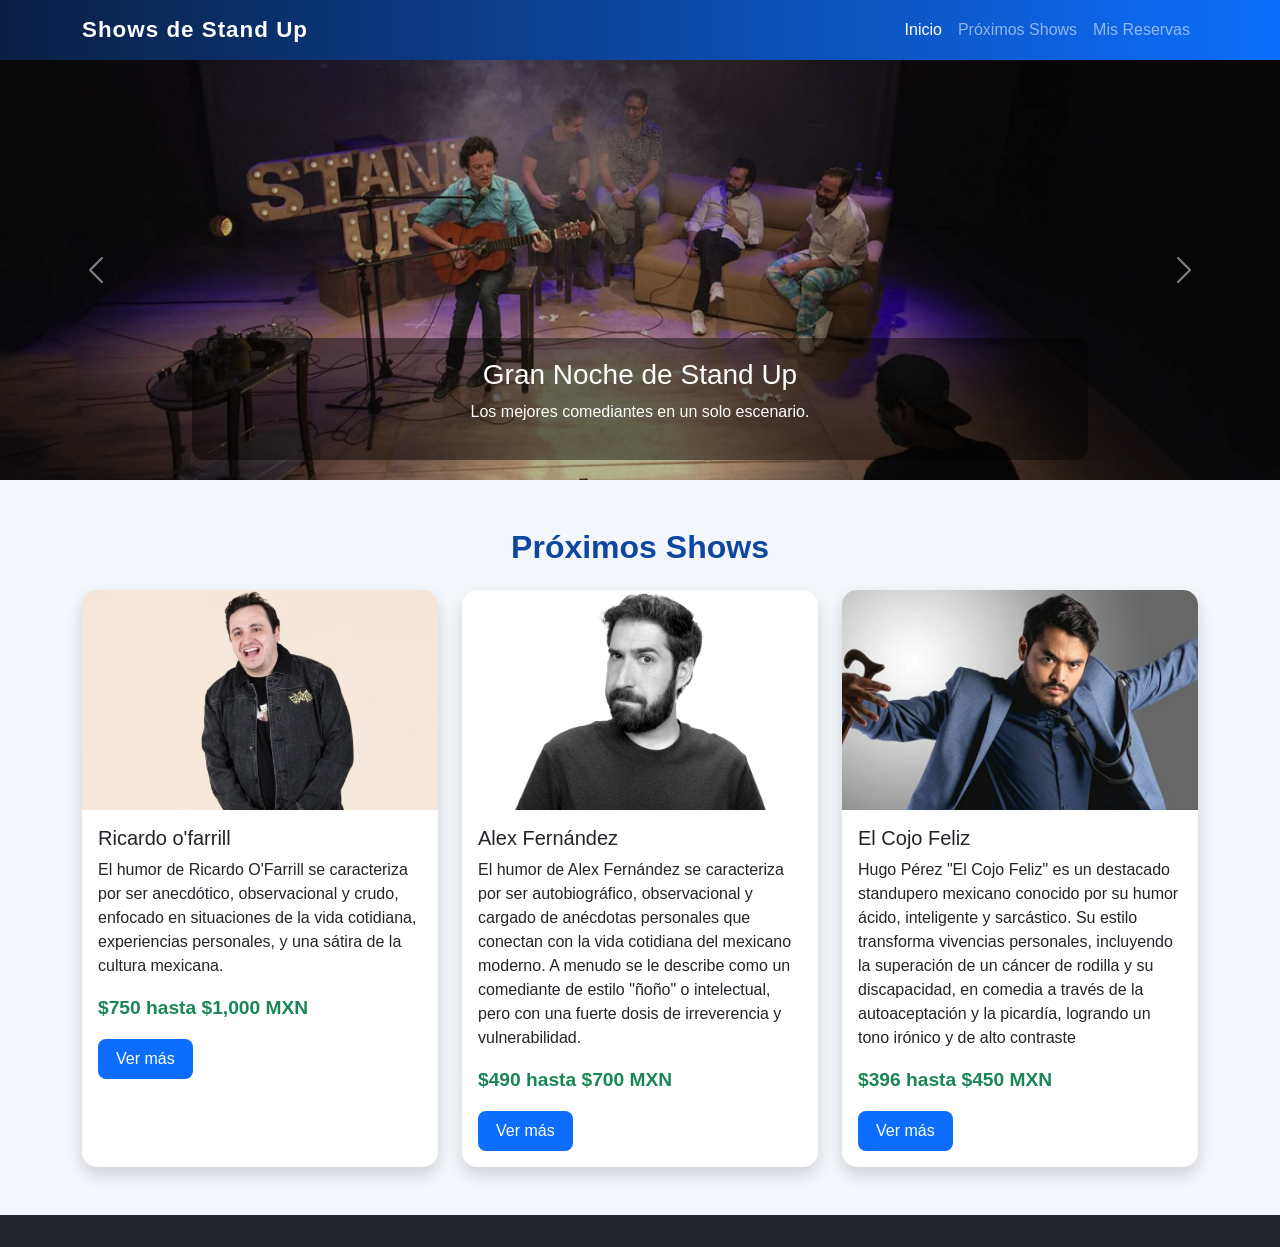
<file: index.html>
<!DOCTYPE html>
<html lang="es">

<head>
    <meta charset="UTF-8">
    <meta name="viewport" content="width=device-width, initial-scale=1">
    <title>Stand Up Live - Inicio</title>

    <!-- Bootstrap 5 CSS -->
    <link href="https://cdn.jsdelivr.net/npm/bootstrap@5.3.3/dist/css/bootstrap.min.css" rel="stylesheet">
    <link rel="stylesheet" href="css/styles.css">

</head>

<body>

    <!-- Navbar -->
    <nav class="navbar navbar-expand-lg navbar-dark bg-dark">
        <div class="container">
            <a class="navbar-brand fw-bold" href="index.html">Shows de Stand Up</a>

            <button class="navbar-toggler" type="button" data-bs-toggle="collapse" data-bs-target="#navbarNav" aria-label="Toggle navigation">
      <span class="navbar-toggler-icon"></span>
    </button>

            <div class="collapse navbar-collapse" id="navbarNav">
                <ul class="navbar-nav ms-auto">
                    <li class="nav-item">
                        <a class="nav-link active" href="index.html">Inicio</a>
                    </li>
                    <li class="nav-item">
                        <a class="nav-link" href="shows.html">Próximos Shows</a>
                    </li>
                    <li class="nav-item">
                        <a class="nav-link" href="MisReservas.html">Mis Reservas</a>
                    </li>
                </ul>
            </div>
        </div>
    </nav>

    <!-- Carousel -->
    <div id="carouselStandUp" class="carousel slide" data-bs-ride="carousel">
        <div class="carousel-inner">

            <div class="carousel-item active">
                <img src="imagenes/imagen1_carusel.jpg" class="d-block w-100" alt="Show 1">
                <div class="carousel-caption d-none d-md-block">
                    <h3>Gran Noche de Stand Up</h3>
                    <p>Los mejores comediantes en un solo escenario.</p>
                </div>
            </div>

            <div class="carousel-item">
                <img src="imagenes/imagen2_carusel.jpg" class="d-block w-100" alt="Show 2">
                <div class="carousel-caption d-none d-md-block">
                    <h3>Comedia Nocturna</h3>
                    <p>Ríe sin parar toda la noche.</p>
                </div>
            </div>

        </div>

        <button class="carousel-control-prev" type="button" data-bs-target="#carouselStandUp" data-bs-slide="prev" aria-label="Anterior">
    <span class="carousel-control-prev-icon"></span>
  </button>
        <button class="carousel-control-next" type="button" data-bs-target="#carouselStandUp" data-bs-slide="next" aria-label="Siguiente">
    <span class="carousel-control-next-icon"></span>
  </button>
    </div>

    <!-- Seccion con las card de los comediantes -->
    <div class="container my-5">

        <h2 class="text-center mb-4">Próximos Shows</h2>

        <div class="row g-4">

            <!-- CARD 1 -->
            <div class="col-md-4">
                <div class="card h-100 shadow">
                    <img src="imagenes/comediante1.jpg" class="card-img-top" alt="Comediante 1">
                    <div class="card-body">
                        <h5 class="card-title">Ricardo o'farrill</h5>
                        <p class="card-text">El humor de Ricardo O'Farrill se caracteriza por ser anecdótico, observacional y crudo, enfocado en situaciones de la vida cotidiana, experiencias personales, y una sátira de la cultura mexicana. </p>
                        <p class="fw-bold text-success">$750 hasta $1,000 MXN</p>

                        <a href="shows.html" class="btn btn-primary" data-bs-toggle="tooltip" title="Ver detalles y reservar">
             Ver más
          </a>
                    </div>
                </div>
            </div>

            <!-- CARD 2 -->
            <div class="col-md-4">
                <div class="card h-100 shadow">
                    <img src="imagenes/comediante2.jpg" class="card-img-top" alt="Comediante 2">
                    <div class="card-body">
                        <h5 class="card-title">Alex Fernández</h5>
                        <p class="card-text">El humor de Alex Fernández se caracteriza por ser autobiográfico, observacional y cargado de anécdotas personales que conectan con la vida cotidiana del mexicano moderno. A menudo se le describe como un comediante de estilo "ñoño"
                            o intelectual, pero con una fuerte dosis de irreverencia y vulnerabilidad.</p>
                        <p class="fw-bold text-success">$490 hasta $700 MXN </p>

                        <a href="shows.html" class="btn btn-primary" data-bs-toggle="tooltip" title="Ver detalles y reservar">
             Ver más
          </a>
                    </div>
                </div>
            </div>

            <!-- CARD 3 -->
            <div class="col-md-4">
                <div class="card h-100 shadow">
                    <img src="imagenes/comediante3.jpg" class="card-img-top" alt="Comediante 3">
                    <div class="card-body">
                        <h5 class="card-title">El Cojo Feliz</h5>
                        <p class="card-text">Hugo Pérez "El Cojo Feliz" es un destacado standupero mexicano conocido por su humor ácido, inteligente y sarcástico. Su estilo transforma vivencias personales, incluyendo la superación de un cáncer de rodilla y su discapacidad,
                            en comedia a través de la autoaceptación y la picardía, logrando un tono irónico y de alto contraste</p>
                        <p class="fw-bold text-success"> $396 hasta $450 MXN</p>

                        <a href="shows.html" class="btn btn-primary" data-bs-toggle="tooltip" title="Ver detalles y reservar">
             Ver más
          </a>
                    </div>
                </div>
            </div>

        </div>
    </div>

    <!--footer-->
    <footer class="bg-dark text-white text-center py-3">

    </footer>

    <!-- Bootstrap JS -->
    <script src="https://cdn.jsdelivr.net/npm/bootstrap@5.3.3/dist/js/bootstrap.bundle.min.js"></script>

    <!--  Tooltips -->
    <script>
        const tooltipTriggerList = document.querySelectorAll('[data-bs-toggle="tooltip"]')
        const tooltipList = [...tooltipTriggerList].map(tooltipTriggerEl => new bootstrap.Tooltip(tooltipTriggerEl))
    </script>

</body>

</html>
</file>
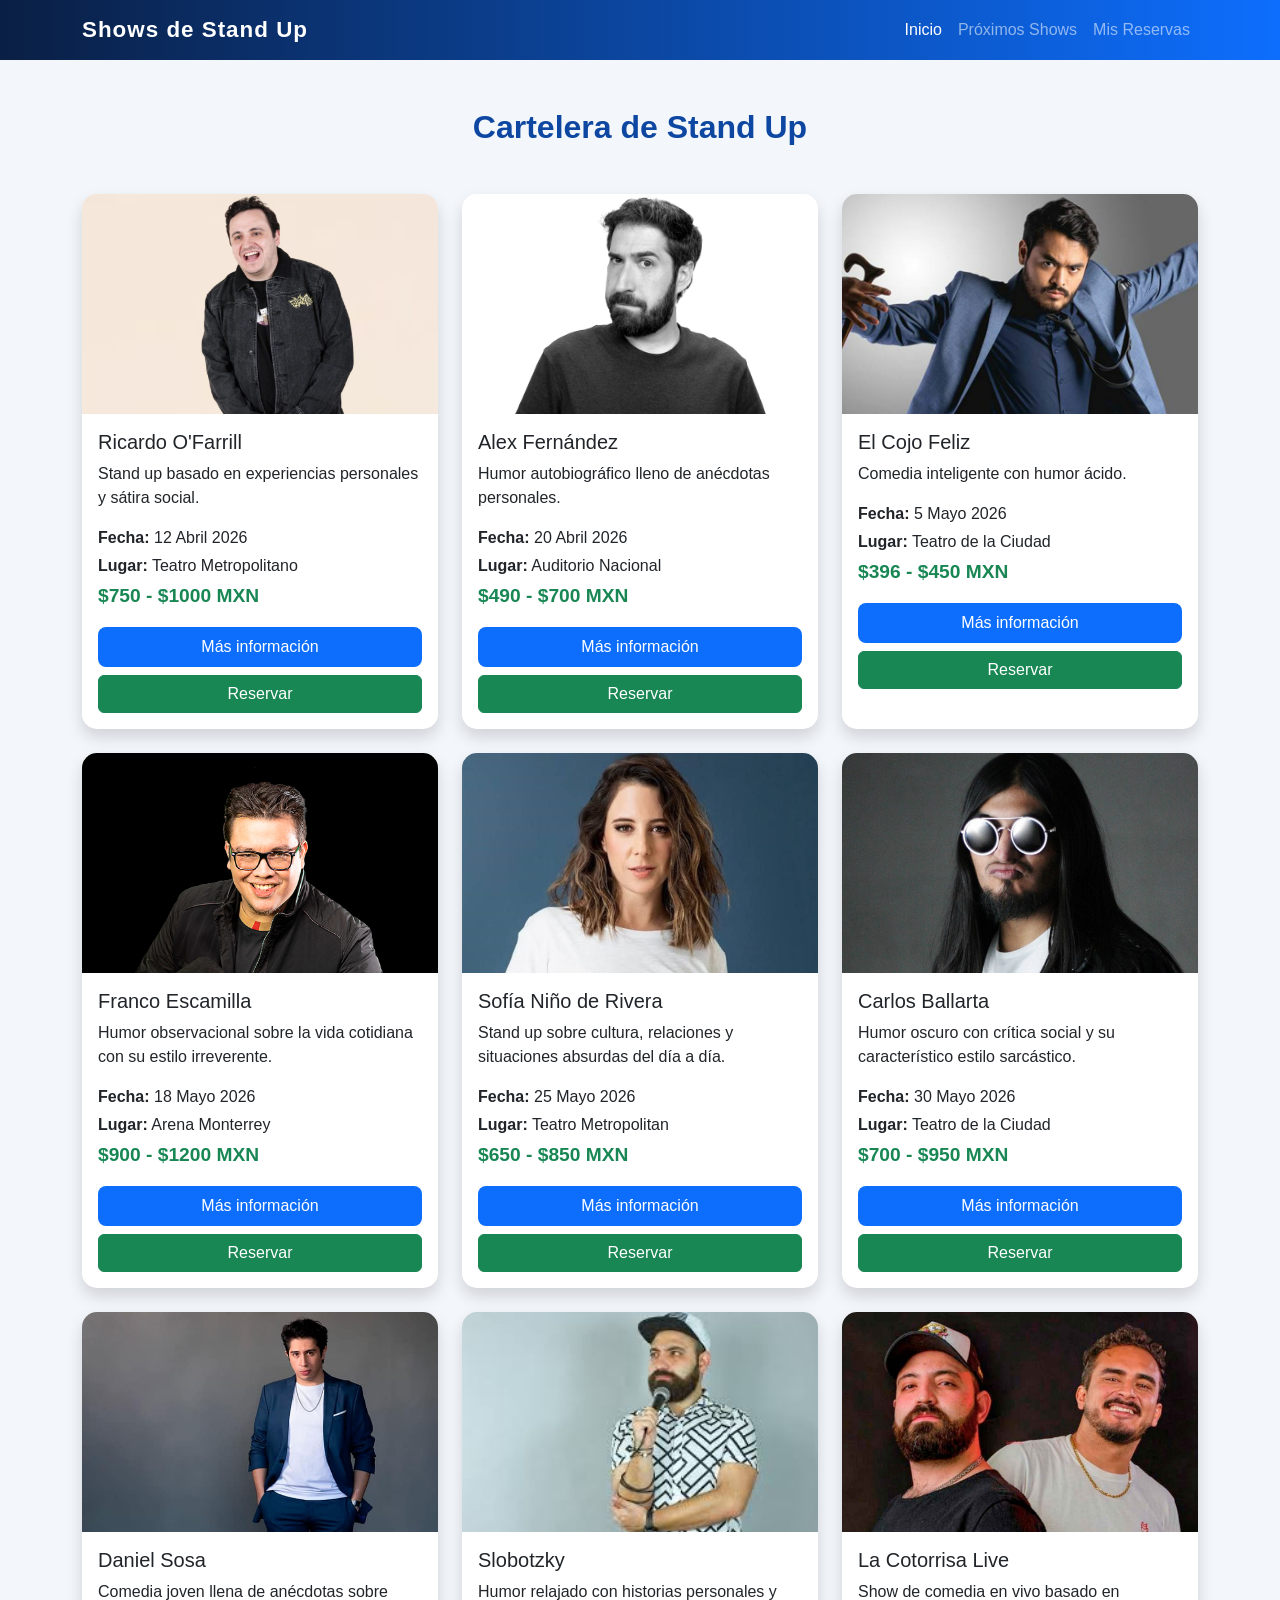
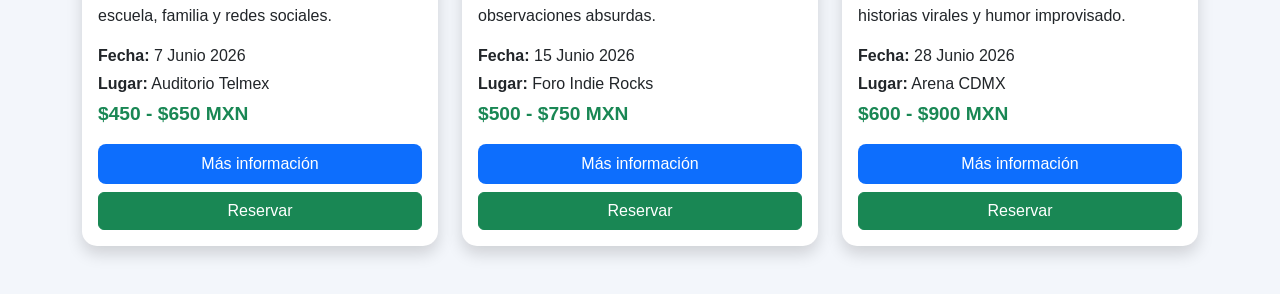
<file: shows.html>
<!DOCTYPE html>
<html lang="es">

<head>
    <meta charset="UTF-8">
    <meta name="viewport" content="width=device-width, initial-scale=1">

    <title>Stand Up Live - Próximos Shows</title>
    <link href="https://cdn.jsdelivr.net/npm/bootstrap@5.3.8/dist/css/bootstrap.min.css" rel="stylesheet">
    <script src="https://cdn.jsdelivr.net/npm/bootstrap@5.3.8/dist/js/bootstrap.bundle.min.js"></script>
    <link rel="stylesheet" href="css/styles.css">
    <style>
        .card:hover {
            transform: scale(1.02);
            transition: 0.3s;
        }

        .card img {
            height: 220px;
            object-fit: cover;
        }
    </style>

</head>

<body>

    <!-- Navbar -->
    <nav class="navbar navbar-expand-lg navbar-dark bg-dark">
        <div class="container">
            <a class="navbar-brand fw-bold" href="index.html">Shows de Stand Up</a>

            <button class="navbar-toggler" type="button" data-bs-toggle="collapse" data-bs-target="#navbarNav"
                aria-label="Toggle navigation">
                <span class="navbar-toggler-icon"></span>
            </button>

            <div class="collapse navbar-collapse" id="navbarNav">
                <ul class="navbar-nav ms-auto">
                    <li class="nav-item">
                        <a class="nav-link active" href="index.html">Inicio</a>
                    </li>
                    <li class="nav-item">
                        <a class="nav-link" href="shows.html">Próximos Shows</a>
                    </li>
                    <li class="nav-item">
                        <a class="nav-link" href="MisReservas.html">Mis Reservas</a>
                    </li>
                </ul>
            </div>
        </div>
    </nav>


    <!-- TITULO -->
    <div class="container my-5">
        <h2 class="text-center mb-5">Cartelera de Stand Up</h2>
        <div class="row g-4">

            <!-- CARD 1 -->
            <div class="col-12 col-md-6 col-lg-4">
                <div class="card h-100 shadow">
                    <img src="imagenes/comediante1.jpg" class="card-img-top">
                    <div class="card-body">
                        <h5 class="card-title">Ricardo O'Farrill</h5>
                        <p class="card-text">
                            Stand up basado en experiencias personales y sátira social.
                        </p>
                        <p class="mb-1"><strong>Fecha:</strong> 12 Abril 2026</p>
                        <p class="mb-1"><strong>Lugar:</strong> Teatro Metropolitano</p>
                        <p class="fw-bold text-success">$750 - $1000 MXN</p>
                        <div class="d-grid gap-2">
                            <button class="btn btn-primary" data-bs-toggle="tooltip" title="Show de 90 minutos en vivo">
                                Más información
                            </button>
                            <button class="btn btn-success" data-bs-toggle="modal" data-bs-target="#reservaModal" data-show="Ricardo O'Farrill" data-precio="750">
                                Reservar
                            </button>
                        </div>
                    </div>
                </div>
            </div>


            <!-- CARD 2 -->
            <div class="col-12 col-md-6 col-lg-4">
                <div class="card h-100 shadow">
                    <img src="imagenes/comediante2.jpg" class="card-img-top">
                    <div class="card-body">
                        <h5 class="card-title">Alex Fernández</h5>
                        <p class="card-text">
                            Humor autobiográfico lleno de anécdotas personales.
                        </p>
                        <p class="mb-1"><strong>Fecha:</strong> 20 Abril 2026</p>
                        <p class="mb-1"><strong>Lugar:</strong> Auditorio Nacional</p>
                        <p class="fw-bold text-success">$490 - $700 MXN</p>
                        <div class="d-grid gap-2">
                            <button class="btn btn-primary" data-bs-toggle="tooltip"
                                title="Show íntimo con interacción del público">
                                Más información
                            </button>
                            <button class="btn btn-success" data-bs-toggle="modal" data-bs-target="#reservaModal" data-show="Alex Fernández" data-precio="490">
                                Reservar
                            </button>
                        </div>
                    </div>
                </div>
            </div>


            <!-- CARD 3 -->
            <div class="col-12 col-md-6 col-lg-4">
                <div class="card h-100 shadow">
                    <img src="imagenes/comediante3.jpg" class="card-img-top">
                    <div class="card-body">
                        <h5 class="card-title">El Cojo Feliz</h5>
                        <p class="card-text">
                            Comedia inteligente con humor ácido.
                        </p>
                        <p class="mb-1"><strong>Fecha:</strong> 5 Mayo 2026</p>
                        <p class="mb-1"><strong>Lugar:</strong> Teatro de la Ciudad</p>
                        <p class="fw-bold text-success">$396 - $450 MXN</p>
                        <div class="d-grid gap-2">
                            <button class="btn btn-primary" data-bs-toggle="tooltip"
                                title="Show de comedia ácido e irreverente">
                                Más información
                            </button>
                            <button class="btn btn-success" data-bs-toggle="modal" data-bs-target="#reservaModal" data-show="El Cojo Feliz" data-precio="396">
                                Reservar
                            </button>
                        </div>
                    </div>
                </div>
            </div>

            <!-- CARD 4 -->
            <div class="col-12 col-md-6 col-lg-4">
                <div class="card h-100 shadow">
                    <img src="imagenes/comediante4.jpg" class="card-img-top">
                    <div class="card-body">
                        <h5 class="card-title">Franco Escamilla</h5>
                        <p class="card-text">
                            Humor observacional sobre la vida cotidiana con su estilo irreverente.
                        </p>
                        <p class="mb-1"><strong>Fecha:</strong> 18 Mayo 2026</p>
                        <p class="mb-1"><strong>Lugar:</strong> Arena Monterrey</p>
                        <p class="fw-bold text-success">$900 - $1200 MXN</p>
                        <div class="d-grid gap-2">
                            <button class="btn btn-primary" data-bs-toggle="tooltip"
                                title="Show especial de gira nacional">
                                Más información
                            </button>
                            <button class="btn btn-success" data-bs-toggle="modal" data-bs-target="#reservaModal" data-show="Franco Escamilla" data-precio="900">
                                Reservar
                            </button>
                        </div>
                    </div>
                </div>
            </div>


            <!-- CARD 5 -->
            <div class="col-12 col-md-6 col-lg-4">
                <div class="card h-100 shadow">
                    <img src="imagenes/comediante5.jpg" class="card-img-top">
                    <div class="card-body">
                        <h5 class="card-title">Sofía Niño de Rivera</h5>
                        <p class="card-text">
                            Stand up sobre cultura, relaciones y situaciones absurdas del día a día.
                        </p>
                        <p class="mb-1"><strong>Fecha:</strong> 25 Mayo 2026</p>
                        <p class="mb-1"><strong>Lugar:</strong> Teatro Metropolitan</p>
                        <p class="fw-bold text-success">$650 - $850 MXN</p>
                        <div class="d-grid gap-2">
                            <button class="btn btn-primary" data-bs-toggle="tooltip" title="Show de 90 minutos">
                                Más información
                            </button>
                            <button class="btn btn-success" data-bs-toggle="modal" data-bs-target="#reservaModal" data-show="Sofía Niño de Rivera" data-precio="650">
                                Reservar
                            </button>
                        </div>
                    </div>
                </div>
            </div>


            <!-- CARD 6 -->
            <div class="col-12 col-md-6 col-lg-4">
                <div class="card h-100 shadow">
                    <img src="imagenes/comediante6.jpg" class="card-img-top">
                    <div class="card-body">
                        <h5 class="card-title">Carlos Ballarta</h5>
                        <p class="card-text">
                            Humor oscuro con crítica social y su característico estilo sarcástico.
                        </p>
                        <p class="mb-1"><strong>Fecha:</strong> 30 Mayo 2026</p>
                        <p class="mb-1"><strong>Lugar:</strong> Teatro de la Ciudad</p>
                        <p class="fw-bold text-success">$700 - $950 MXN</p>
                        <div class="d-grid gap-2">
                            <button class="btn btn-primary" data-bs-toggle="tooltip" title="Stand up de humor negro">
                                Más información
                            </button>
                            <button class="btn btn-success" data-bs-toggle="modal" data-bs-target="#reservaModal" data-show="Carlos Ballarta" data-precio="700">
                                Reservar
                            </button>
                        </div>
                    </div>
                </div>
            </div>


            <!-- CARD 7 -->
            <div class="col-12 col-md-6 col-lg-4">
                <div class="card h-100 shadow">
                    <img src="imagenes/comediante7.jpg" class="card-img-top">
                    <div class="card-body">
                        <h5 class="card-title">Daniel Sosa</h5>
                        <p class="card-text">
                            Comedia joven llena de anécdotas sobre escuela, familia y redes sociales.
                        </p>
                        <p class="mb-1"><strong>Fecha:</strong> 7 Junio 2026</p>
                        <p class="mb-1"><strong>Lugar:</strong> Auditorio Telmex</p>
                        <p class="fw-bold text-success">$450 - $650 MXN</p>
                        <div class="d-grid gap-2">
                            <button class="btn btn-primary" data-bs-toggle="tooltip"
                                title="Show de comedia generacional">
                                Más información
                            </button>
                            <button class="btn btn-success" data-bs-toggle="modal" data-bs-target="#reservaModal" data-show="Daniel Sosa" data-precio="450">
                                Reservar
                            </button>
                        </div>
                    </div>
                </div>
            </div>


            <!-- CARD 8 -->
            <div class="col-12 col-md-6 col-lg-4">
                <div class="card h-100 shadow">
                    <img src="imagenes/comediante8.jpg" class="card-img-top">
                    <div class="card-body">
                        <h5 class="card-title">Slobotzky</h5>
                        <p class="card-text">
                            Humor relajado con historias personales y observaciones absurdas.
                        </p>
                        <p class="mb-1"><strong>Fecha:</strong> 15 Junio 2026</p>
                        <p class="mb-1"><strong>Lugar:</strong> Foro Indie Rocks</p>
                        <p class="fw-bold text-success">$500 - $750 MXN</p>
                        <div class="d-grid gap-2">
                            <button class="btn btn-primary" data-bs-toggle="tooltip"
                                title="Show con interacción del público">
                                Más información
                            </button>
                            <button class="btn btn-success" data-bs-toggle="modal" data-bs-target="#reservaModal" data-show="Slobotzky" data-precio="500">
                                Reservar
                            </button>
                        </div>
                    </div>
                </div>
            </div>


            <!-- CARD 9 -->
            <div class="col-12 col-md-6 col-lg-4">
                <div class="card h-100 shadow">
                    <img src="imagenes/comediante9.jpg" class="card-img-top">
                    <div class="card-body">
                        <h5 class="card-title">La Cotorrisa Live</h5>
                        <p class="card-text">
                            Show de comedia en vivo basado en historias virales y humor improvisado.
                        </p>
                        <p class="mb-1"><strong>Fecha:</strong> 28 Junio 2026</p>
                        <p class="mb-1"><strong>Lugar:</strong> Arena CDMX</p>
                        <p class="fw-bold text-success">$600 - $900 MXN</p>
                        <div class="d-grid gap-2">
                            <button class="btn btn-primary" data-bs-toggle="tooltip"
                                title="Show especial del podcast en vivo">
                                Más información
                            </button>
                            <button class="btn btn-success" data-bs-toggle="modal" data-bs-target="#reservaModal" data-show="La Cotorrisa Live" data-precio="600">
                                Reservar
                            </button>
                        </div>
                    </div>
                </div>
            </div>
        </div>
    </div>


   <!-- Mensaje Modal -->
<div class="modal fade" id="reservaModal">
  <div class="modal-dialog">
    <div class="modal-content">

      <!-- Encabezado del Modal -->
      <div class="modal-header">
        <h4 class="modal-title">Reservacion</h4>
        <button type="button" class="btn-close" data-bs-dismiss="modal"></button>
      </div>

      <!-- Cuerpo del Modal -->
    <div class="modal-body">
       <form class="needs-validation" novalidate>
    <div class="mb-3 mt-3">
        <label for="uname" class="form-label">Nombre:</label>
        <input type="text" class="form-control" id="nombre" placeholder="Ingrese su nombre" name="nombre" required>
        <div class="valid-feedback">Valido</div>
        <div class="invalid-feedback">Por favor llenar este apartado</div>
    </div>


    
    <div class="mb-3 mt-3">
        <label for="uname" class="form-label">Correo:</label>
        <input type="text" class="form-control" id="correo" placeholder="Ingrese su correo" name="correo" required>
        <div class="valid-feedback">Valido</div>
        <div class="invalid-feedback">Por favor llenar este apartado</div>
    </div>


    
    <div class="mb-3 mt-3">
        <div class="row"> 
            <div class="col-6">
                <label for="uname" class="form-label">Numero de asientos:</label>
                <input type="number" class="form-control" id="numasientos" placeholder="Ingrese el numero de asientos que desea" name="numasientos" oninput="calcularTotal()" required>
                <div class="valid-feedback">Valido</div>
                <div class="invalid-feedback">Por favor llenar este apartado</div>
            </div>
            <div class="col-6">
                <label class="form-label">Total a pagar:</label>
                <div class="form-control bg-light fw-bold text-success" id="total">
                    $0
                </div>
            </div>
        </div>
    </div>
    <hr>

    <div>
        <button type="button" class="btn btn-primary" data-bs-toggle="collapse" data-bs-target="#terminosycondiciones">Ver terminos y condiciones</button> 
        

    <div id="terminosycondiciones" class="collapse">
            <h4>Términos y Condiciones de Venta de Boletos</h4>
    
    <p>Para el evento seleccionado anteriormente</p>
    <p>Organizador: ANDA</p>

    <hr>

    <h5>1. Acceso y Boletos</h5>
    <p>Solo se permitirá el ingreso con un boleto válido, ya sea en formato físico o digital. Cada boleto cuenta con un código único de acceso. El evento está sujeto a restricciones de edad ([Mayores de 18 años / Todo público]), por lo que se podrá solicitar una identificación oficial al ingresar. En caso de que el recinto alcance su capacidad máxima por normas de seguridad, no se permitirá el acceso adicional.</p>

    <h5>2. Políticas de Reembolso y Cancelación</h5>
    <p>Todas las ventas son finales; no se aceptan cambios ni devoluciones por parte del comprador. En caso de cancelación definitiva del evento por parte del organizador, se procederá al reembolso del valor nominal del boleto. Si el evento es reprogramado, el boleto será válido para la nueva fecha; si el usuario no puede asistir, tendrá un periodo de [X] días para solicitar su devolución.</p>

    <h5>3. Código de Conducta</h5>
    <p>Para garantizar una buena experiencia, queda estrictamente prohibido el "heckling" o cualquier tipo de interrupción constante al comediante. El personal de seguridad tiene la facultad de retirar a cualquier persona que altere el orden sin derecho a reembolso. Asimismo, se prohíbe el uso de cámaras profesionales o la grabación íntegra del show para proteger la propiedad intelectual del artista.</p>

    <h5>4. Derechos de Imagen</h5>
    <p>Al adquirir su entrada, el asistente autoriza el uso de su imagen de manera incidental en materiales fotográficos o audiovisuales destinados a la promoción del artista o el recinto en redes sociales y medios digitales.</p>

    <h5>5. Responsabilidad</h5>
    <p>El organizador y el recinto no se hacen responsables por la pérdida de objetos personales ni por incidentes derivados del consumo irresponsable de sustancias o alcohol dentro de las instalaciones.</p>

     <div class="form-check mb-3">
    <input class="form-check-input" type="checkbox" id="aceptarterminos" name="aceptarterminos" required>
    <label class="form-check-label" for="myCheck">Aceptas terminos y condiciones?</label>
    <div class="valid-feedback">Aceptaste los terminos y condiciones</div>
    <div class="invalid-feedback">Debes de aceptar los terminos y condiciones</div>
  </div>
        </div>

        <button type="submit" class="btn btn-success">Enviar</button>
    </div>
   

       </form>
      </div>

      <!-- Modal footer -->
      <div class="modal-footer">
        <button type="button" class="btn btn-danger" data-bs-dismiss="modal">Cerrar</button>
      </div>

     

    </div>
  </div>
</div>




    <!-- Tooltips -->
    <script>
        const tooltipTriggerList = document.querySelectorAll('[data-bs-toggle="tooltip"]')
        const tooltipList = [...tooltipTriggerList].map(tooltipTriggerEl => new bootstrap.Tooltip(tooltipTriggerEl))
    </script>
    <script src="js/script.js"></script>
</body>

</html>
</file>
<file: css/styles.css>
/*Estilos generales*/

body {
    background: #f3f6fb;
    font-family: 'Segoe UI', Tahoma, Geneva, Verdana, sans-serif;
}


/*Estilo para la Navbar*/

.navbar {
    background: linear-gradient(90deg, #0a1f44, #0d6efd);
}

.navbar-brand {
    font-size: 1.4rem;
    letter-spacing: 1px;
}

.navbar-nav .nav-link {
    transition: 0.3s;
}

.navbar-nav .nav-link:hover {
    color: #cfe2ff;
}


/*Estilo para el Carousel*/

.carousel-item img {
    height: 420px;
    object-fit: cover;
    filter: brightness(70%);
}

.carousel-caption {
    background: rgba(0, 0, 0, 0.45);
    padding: 20px;
    border-radius: 12px;
}


/*Estilo para el título*/

h2 {
    color: #0d47a1;
    font-weight: 700;
}


/*Estilo para las cards*/

.card {
    border: none;
    border-radius: 15px;
    overflow: hidden;
    transition: transform .3s ease, box-shadow .3s ease;
}

.card:hover {
    transform: translateY(-8px);
    box-shadow: 0 15px 30px rgba(0, 0, 0, 0.2);
}

.card img {
    height: 220px;
    object-fit: cover;
}


/*Estilo para el texto de precio*/

.text-success {
    font-size: 1.2rem;
}


/*Estilo para los botones*/

.btn-primary {
    background-color: #0d6efd;
    border: none;
    border-radius: 8px;
    padding: 8px 18px;
    transition: .3s;
}

.btn-primary:hover {
    background-color: #084298;
    transform: scale(1.05);
}


/*Estilo para el footer*/

footer {
    background: #0a1f44;
    font-size: 0.9rem;
    letter-spacing: .5px;
}


/*Estilo para responsivo*/

@media (max-width:768px) {
    .carousel-item img {
        height: 250px;
    }
    .card img {
        height: 200px;
    }
}
</file>
